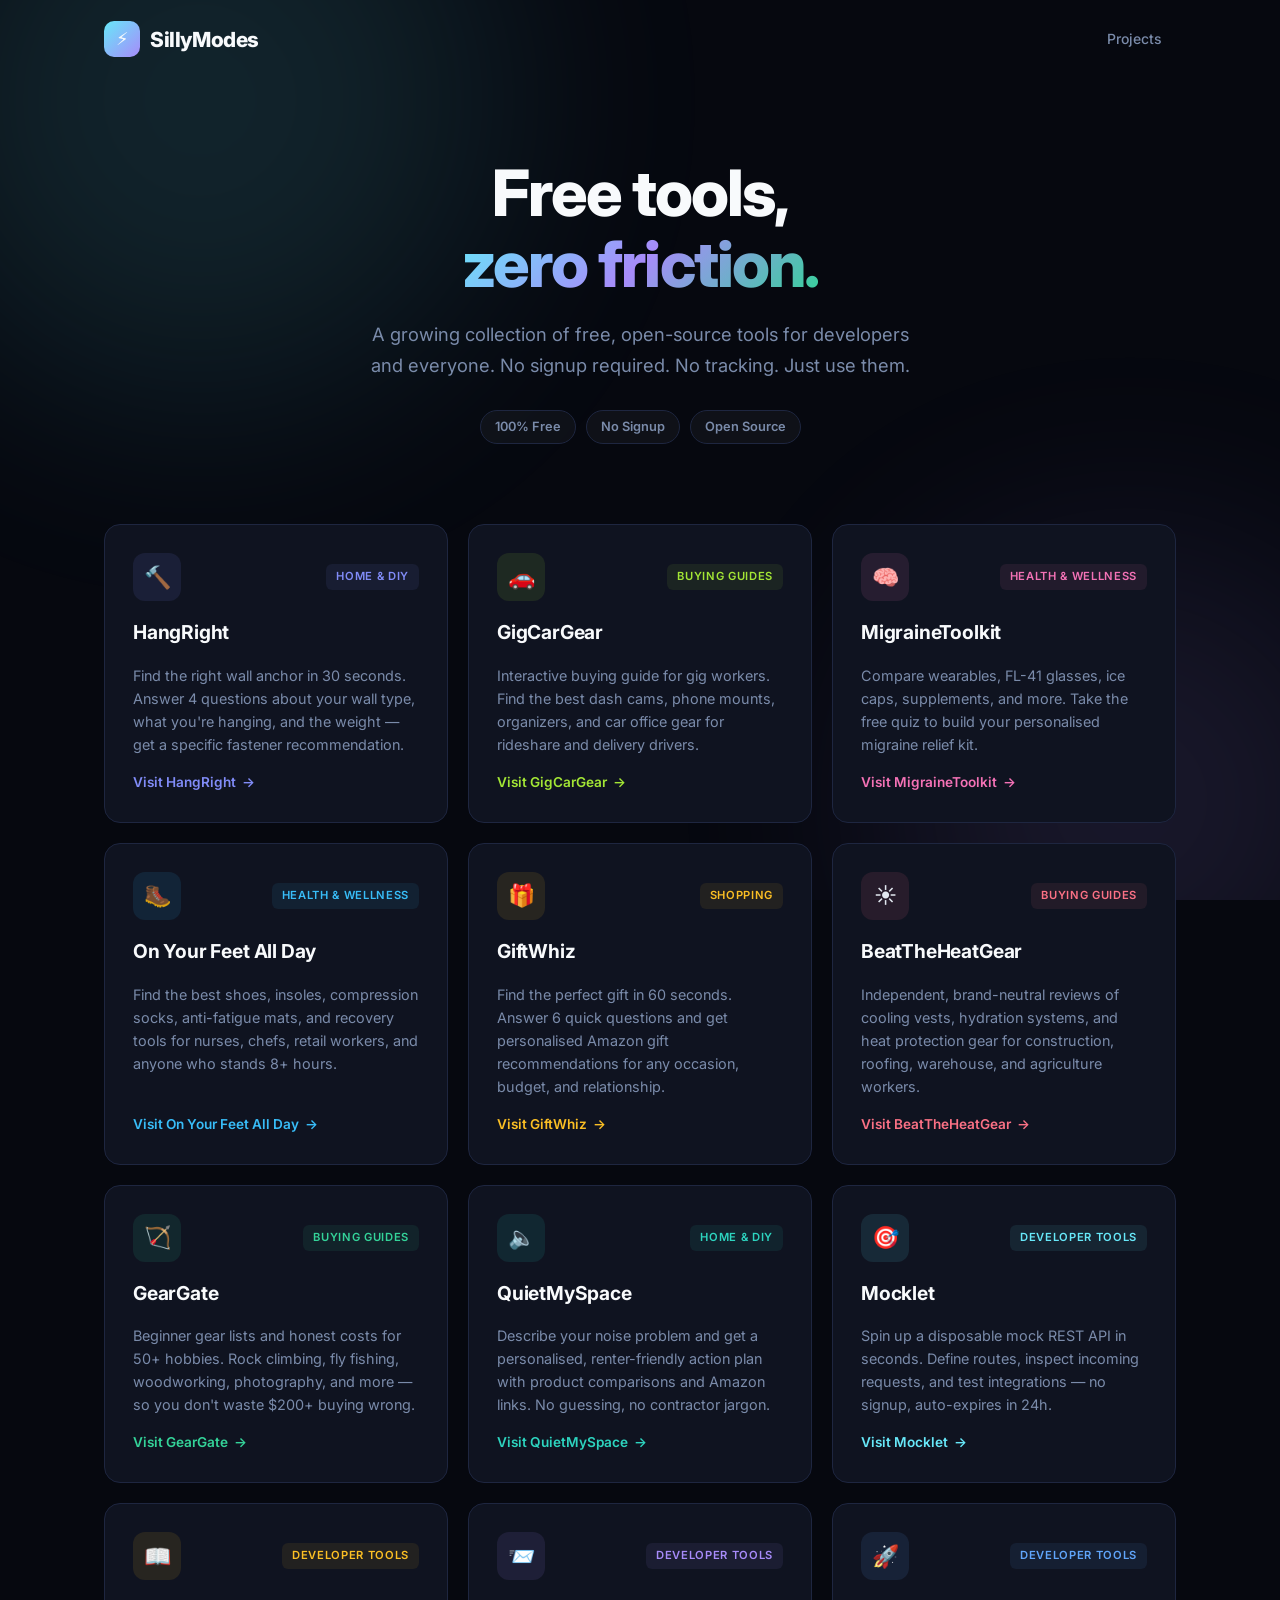
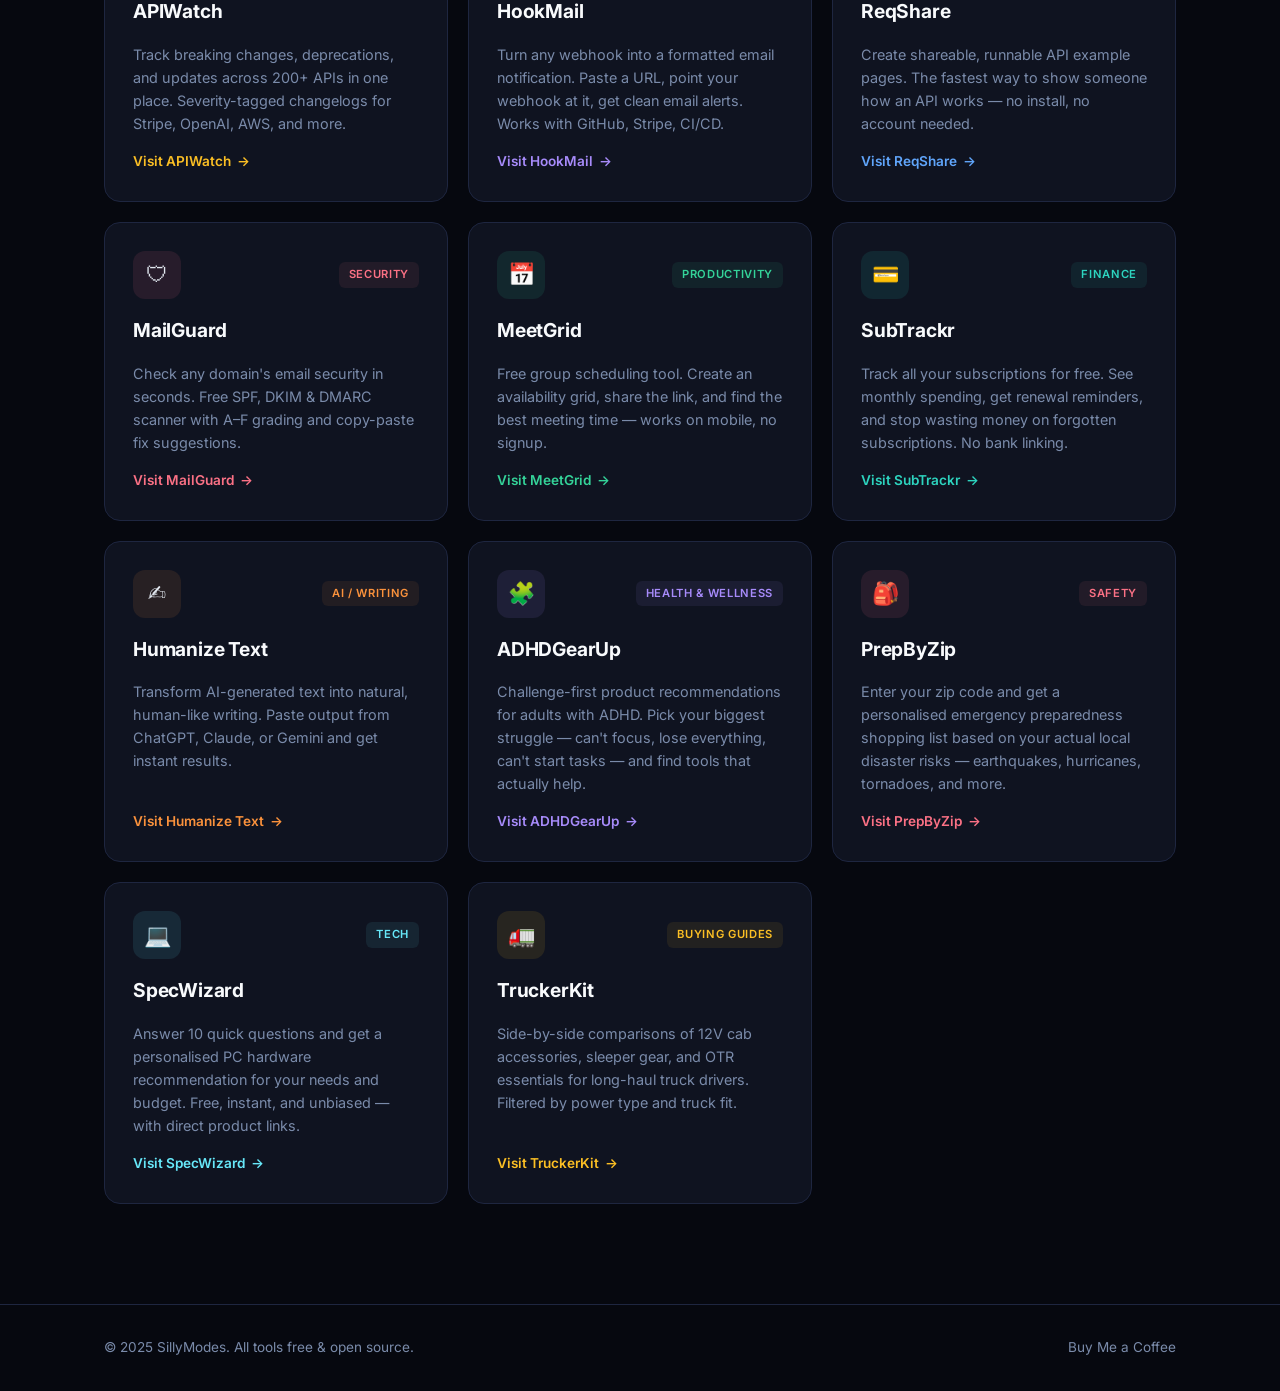
<file: index.html>
<!DOCTYPE html>
<html lang="en">
<head>
<meta charset="UTF-8">
<meta name="viewport" content="width=device-width, initial-scale=1.0">
<title>SillyModes — Free Developer Tools & Utilities</title>
<meta name="description" content="A collection of free, no-signup developer tools and utilities. Mock APIs, webhook relays, email security, scheduling, API tracking, and more.">
<meta name="keywords" content="free developer tools, mock API, webhook email, email security, API changelog, group scheduling, subscription tracker, AI humanizer, API examples, wall anchor tool, gig worker gear, migraine relief, standing all day, gift finder, gift ideas, ADHD tools, emergency preparedness, PC hardware guide, truck driver gear">
<link rel="canonical" href="https://sillymodes.github.io/">
<meta name="robots" content="index, follow">

<!-- Open Graph -->
<meta property="og:title" content="SillyModes — Free Developer Tools & Utilities">
<meta property="og:description" content="A collection of free, no-signup tools for developers. Mock APIs, webhook relays, email security, and more.">
<meta property="og:url" content="https://sillymodes.github.io/">
<meta property="og:type" content="website">
<meta property="og:site_name" content="SillyModes">

<!-- Twitter Card -->
<meta name="twitter:card" content="summary">
<meta name="twitter:title" content="SillyModes — Free Developer Tools & Utilities">
<meta name="twitter:description" content="Free, no-signup tools for developers. Mock APIs, webhooks, email security, scheduling, and more.">

<link rel="icon" type="image/svg+xml" href="data:image/svg+xml,%3Csvg xmlns='http://www.w3.org/2000/svg' viewBox='0 0 64 64'%3E%3Crect width='64' height='64' rx='14' fill='%230a0e1a'/%3E%3Ctext x='32' y='44' text-anchor='middle' font-size='34' fill='%2367e8f9'%3E%E2%9A%A1%3C/text%3E%3C/svg%3E">

<link rel="preconnect" href="https://fonts.googleapis.com">
<link rel="preconnect" href="https://fonts.gstatic.com" crossorigin>
<link href="https://fonts.googleapis.com/css2?family=Inter:wght@400;500;600;700;800&display=swap" rel="stylesheet" media="print" onload="this.media='all'">

<style>
*,*::before,*::after{box-sizing:border-box;margin:0;padding:0}

:root{
  --bg:#06080f;
  --bg-card:#0f1320;
  --bg-card-hover:#151b30;
  --border:#1e2640;
  --border-hover:#2d3a5c;
  --text:#e2e8f0;
  --text-dim:#7a8baa;
  --text-bright:#f8fafc;
  --accent:#67e8f9;
  --accent2:#a78bfa;
  --accent3:#34d399;
  --font:'Inter',system-ui,-apple-system,sans-serif;
  --radius:16px;
  --radius-sm:10px;
}

html{scroll-behavior:smooth}
body{
  font-family:var(--font);
  background:var(--bg);
  color:var(--text);
  line-height:1.6;
  min-height:100vh;
  overflow-x:hidden;
}

/* ===== BACKGROUND ===== */
.bg-glow{
  position:fixed;
  inset:0;
  z-index:0;
  pointer-events:none;
  overflow:hidden;
}
.bg-glow::before,.bg-glow::after{
  content:'';
  position:absolute;
  border-radius:50%;
  filter:blur(120px);
  opacity:.12;
}
.bg-glow::before{
  width:600px;height:600px;
  background:var(--accent);
  top:-200px;left:-100px;
}
.bg-glow::after{
  width:500px;height:500px;
  background:var(--accent2);
  bottom:-150px;right:-100px;
}

/* ===== LAYOUT ===== */
.container{
  max-width:1120px;
  margin:0 auto;
  padding:0 24px;
  position:relative;
  z-index:1;
}

/* ===== HEADER ===== */
header{
  padding:20px 0;
  position:relative;
  z-index:10;
}
.header-inner{
  display:flex;
  align-items:center;
  justify-content:space-between;
}
.logo{
  font-size:1.3rem;
  font-weight:800;
  color:var(--text-bright);
  text-decoration:none;
  letter-spacing:-.02em;
  display:flex;
  align-items:center;
  gap:10px;
}
.logo-icon{
  width:36px;height:36px;
  background:linear-gradient(135deg,var(--accent),var(--accent2));
  border-radius:10px;
  display:grid;
  place-items:center;
  font-size:18px;
  line-height:1;
}
.header-links{
  display:flex;
  align-items:center;
  gap:8px;
}
.header-links a{
  color:var(--text-dim);
  text-decoration:none;
  font-size:.875rem;
  font-weight:500;
  padding:8px 14px;
  border-radius:var(--radius-sm);
  transition:all .2s;
}
.header-links a:hover{
  color:var(--text-bright);
  background:rgba(255,255,255,.05);
}
.header-links .gh-link{
  display:flex;align-items:center;gap:6px;
}

/* ===== HERO ===== */
.hero{
  padding:80px 0 60px;
  text-align:center;
}
.hero h1{
  font-size:clamp(2.5rem,6vw,4rem);
  font-weight:800;
  letter-spacing:-.03em;
  line-height:1.1;
  color:var(--text-bright);
  margin-bottom:20px;
}
.hero h1 .gradient{
  background:linear-gradient(135deg,var(--accent),var(--accent2),var(--accent3));
  -webkit-background-clip:text;
  -webkit-text-fill-color:transparent;
  background-clip:text;
}
.hero p{
  font-size:1.15rem;
  color:var(--text-dim);
  max-width:560px;
  margin:0 auto;
  line-height:1.7;
}
.hero .badge-row{
  display:flex;
  justify-content:center;
  flex-wrap:wrap;
  gap:10px;
  margin-top:28px;
}
.hero .badge{
  font-size:.8rem;
  font-weight:600;
  padding:6px 14px;
  border-radius:20px;
  background:rgba(255,255,255,.04);
  border:1px solid var(--border);
  color:var(--text-dim);
}

/* ===== GRID ===== */
.projects{
  padding:20px 0 100px;
}
.grid{
  display:grid;
  grid-template-columns:repeat(auto-fill,minmax(320px,1fr));
  gap:20px;
}

/* ===== CARD ===== */
.card{
  background:var(--bg-card);
  border:1px solid var(--border);
  border-radius:var(--radius);
  padding:28px;
  text-decoration:none;
  color:inherit;
  display:flex;
  flex-direction:column;
  gap:16px;
  transition:all .25s cubic-bezier(.4,0,.2,1);
  position:relative;
  overflow:hidden;
}
.card::before{
  content:'';
  position:absolute;
  inset:0;
  border-radius:var(--radius);
  opacity:0;
  transition:opacity .3s;
  pointer-events:none;
}
.card:hover{
  background:var(--bg-card-hover);
  border-color:var(--border-hover);
  transform:translateY(-4px);
  box-shadow:0 20px 60px rgba(0,0,0,.3);
}
.card:hover::before{opacity:1}

.card-top{
  display:flex;
  align-items:center;
  justify-content:space-between;
}
.card-icon{
  width:48px;height:48px;
  border-radius:12px;
  display:grid;
  place-items:center;
  font-size:22px;
  flex-shrink:0;
}
.card-tag{
  font-size:.7rem;
  font-weight:600;
  text-transform:uppercase;
  letter-spacing:.06em;
  padding:4px 10px;
  border-radius:6px;
}
.card h3{
  font-size:1.2rem;
  font-weight:700;
  color:var(--text-bright);
  letter-spacing:-.01em;
}
.card .desc{
  font-size:.9rem;
  color:var(--text-dim);
  line-height:1.6;
  flex:1;
}
.card .visit{
  font-size:.85rem;
  font-weight:600;
  display:flex;
  align-items:center;
  gap:6px;
  transition:gap .2s;
}
.card:hover .visit{gap:10px}
.visit-arrow{transition:transform .2s}
.card:hover .visit-arrow{transform:translateX(2px)}

/* Card color themes */
.card[data-color="cyan"]{--c:103,232,249;--c-solid:#67e8f9}
.card[data-color="purple"]{--c:167,139,250;--c-solid:#a78bfa}
.card[data-color="green"]{--c:52,211,153;--c-solid:#34d399}
.card[data-color="amber"]{--c:251,191,36;--c-solid:#fbbf24}
.card[data-color="rose"]{--c:251,113,133;--c-solid:#fb7185}
.card[data-color="blue"]{--c:96,165,250;--c-solid:#60a5fa}
.card[data-color="orange"]{--c:251,146,60;--c-solid:#fb923c}
.card[data-color="teal"]{--c:45,212,191;--c-solid:#2dd4bf}
.card[data-color="indigo"]{--c:129,140,248;--c-solid:#818cf8}
.card[data-color="lime"]{--c:163,230,53;--c-solid:#a3e635}
.card[data-color="pink"]{--c:244,114,182;--c-solid:#f472b6}
.card[data-color="sky"]{--c:56,189,248;--c-solid:#38bdf8}

.card[data-color] .card-icon{background:rgba(var(--c),.1)}
.card[data-color] .card-tag{background:rgba(var(--c),.08);color:rgb(var(--c))}
.card[data-color] .visit{color:var(--c-solid)}
.card[data-color]::before{
  background:radial-gradient(circle at 30% 0%,rgba(var(--c),.06),transparent 60%);
}

/* ===== FOOTER ===== */
footer{
  border-top:1px solid var(--border);
  padding:32px 0;
  position:relative;
  z-index:1;
}
.footer-inner{
  display:flex;
  align-items:center;
  justify-content:space-between;
  flex-wrap:wrap;
  gap:16px;
}
.footer-inner span{
  font-size:.85rem;
  color:var(--text-dim);
}
.footer-links{
  display:flex;
  gap:20px;
}
.footer-links a{
  font-size:.85rem;
  color:var(--text-dim);
  text-decoration:none;
  transition:color .2s;
}
.footer-links a:hover{color:var(--text-bright)}

/* ===== RESPONSIVE ===== */
@media(max-width:700px){
  .hero{padding:50px 0 40px}
  .grid{grid-template-columns:1fr}
  .header-links .hide-sm{display:none}
}

/* ===== ANIMATION ===== */
@media(prefers-reduced-motion:no-preference){
  .card{
    opacity:0;
    transform:translateY(20px);
    animation:fadeUp .5s ease forwards;
  }
  .card:nth-child(1){animation-delay:.05s}
  .card:nth-child(2){animation-delay:.1s}
  .card:nth-child(3){animation-delay:.15s}
  .card:nth-child(4){animation-delay:.2s}
  .card:nth-child(5){animation-delay:.25s}
  .card:nth-child(6){animation-delay:.3s}
  .card:nth-child(7){animation-delay:.35s}
  .card:nth-child(8){animation-delay:.4s}
  .card:nth-child(9){animation-delay:.45s}
  .card:nth-child(10){animation-delay:.5s}
  .card:nth-child(11){animation-delay:.55s}
  .card:nth-child(12){animation-delay:.6s}
  .card:nth-child(13){animation-delay:.65s}
  .card:nth-child(14){animation-delay:.7s}
  .card:nth-child(15){animation-delay:.75s}
  .card:nth-child(16){animation-delay:.8s}
  .card:nth-child(17){animation-delay:.85s}
  .card:nth-child(18){animation-delay:.9s}
  .card:nth-child(19){animation-delay:.95s}
  .card:nth-child(20){animation-delay:1s}
  @keyframes fadeUp{
    to{opacity:1;transform:translateY(0)}
  }
}
</style>
</head>
<body>

<div class="bg-glow"></div>

<!-- Header -->
<header>
  <div class="container header-inner">
    <a href="/" class="logo">
      <span class="logo-icon">&#9889;</span>
      SillyModes
    </a>
    <nav class="header-links">
      <a href="#projects" class="hide-sm">Projects</a>
    </nav>
  </div>
</header>

<!-- Hero -->
<section class="hero">
  <div class="container">
    <h1>Free tools,<br><span class="gradient">zero friction.</span></h1>
    <p>A growing collection of free, open-source tools for developers and everyone. No signup required. No tracking. Just use them.</p>
    <div class="badge-row">
      <span class="badge">100% Free</span>
      <span class="badge">No Signup</span>
      <span class="badge">Open Source</span>
    </div>
  </div>
</section>

<!-- Projects Grid -->
<section class="projects" id="projects">
  <div class="container">
    <div class="grid">

      <!-- HangRight -->
      <a href="/hangright/" class="card" data-color="indigo" target="_blank" rel="noopener">
        <div class="card-top">
          <div class="card-icon">&#128296;</div>
          <span class="card-tag">Home &amp; DIY</span>
        </div>
        <h3>HangRight</h3>
        <p class="desc">Find the right wall anchor in 30 seconds. Answer 4 questions about your wall type, what you're hanging, and the weight &mdash; get a specific fastener recommendation.</p>
        <span class="visit">Visit HangRight <span class="visit-arrow">&rarr;</span></span>
      </a>

      <!-- GigCarGear -->
      <a href="/gigcargear/" class="card" data-color="lime" target="_blank" rel="noopener">
        <div class="card-top">
          <div class="card-icon">&#128663;</div>
          <span class="card-tag">Buying Guides</span>
        </div>
        <h3>GigCarGear</h3>
        <p class="desc">Interactive buying guide for gig workers. Find the best dash cams, phone mounts, organizers, and car office gear for rideshare and delivery drivers.</p>
        <span class="visit">Visit GigCarGear <span class="visit-arrow">&rarr;</span></span>
      </a>

      <!-- MigraineToolkit -->
      <a href="/migrainetoolkit/" class="card" data-color="pink" target="_blank" rel="noopener">
        <div class="card-top">
          <div class="card-icon">&#129504;</div>
          <span class="card-tag">Health &amp; Wellness</span>
        </div>
        <h3>MigraineToolkit</h3>
        <p class="desc">Compare wearables, FL-41 glasses, ice caps, supplements, and more. Take the free quiz to build your personalised migraine relief kit.</p>
        <span class="visit">Visit MigraineToolkit <span class="visit-arrow">&rarr;</span></span>
      </a>

      <!-- OnYourFeetAllDay -->
      <a href="/onyourfeetallday/" class="card" data-color="sky" target="_blank" rel="noopener">
        <div class="card-top">
          <div class="card-icon">&#129406;</div>
          <span class="card-tag">Health &amp; Wellness</span>
        </div>
        <h3>On Your Feet All Day</h3>
        <p class="desc">Find the best shoes, insoles, compression socks, anti-fatigue mats, and recovery tools for nurses, chefs, retail workers, and anyone who stands 8+ hours.</p>
        <span class="visit">Visit On Your Feet All Day <span class="visit-arrow">&rarr;</span></span>
      </a>

      <!-- GiftWhiz -->
      <a href="/giftwhiz/" class="card" data-color="amber" target="_blank" rel="noopener">
        <div class="card-top">
          <div class="card-icon">&#127873;</div>
          <span class="card-tag">Shopping</span>
        </div>
        <h3>GiftWhiz</h3>
        <p class="desc">Find the perfect gift in 60 seconds. Answer 6 quick questions and get personalised Amazon gift recommendations for any occasion, budget, and relationship.</p>
        <span class="visit">Visit GiftWhiz <span class="visit-arrow">&rarr;</span></span>
      </a>

      <!-- BeatTheHeatGear -->
      <a href="/beattheheatgear/" class="card" data-color="rose" target="_blank" rel="noopener">
        <div class="card-top">
          <div class="card-icon">&#9728;&#65039;</div>
          <span class="card-tag">Buying Guides</span>
        </div>
        <h3>BeatTheHeatGear</h3>
        <p class="desc">Independent, brand-neutral reviews of cooling vests, hydration systems, and heat protection gear for construction, roofing, warehouse, and agriculture workers.</p>
        <span class="visit">Visit BeatTheHeatGear <span class="visit-arrow">&rarr;</span></span>
      </a>

      <!-- GearGate -->
      <a href="/geargate/" class="card" data-color="green" target="_blank" rel="noopener">
        <div class="card-top">
          <div class="card-icon">&#127993;</div>
          <span class="card-tag">Buying Guides</span>
        </div>
        <h3>GearGate</h3>
        <p class="desc">Beginner gear lists and honest costs for 50+ hobbies. Rock climbing, fly fishing, woodworking, photography, and more &mdash; so you don't waste $200+ buying wrong.</p>
        <span class="visit">Visit GearGate <span class="visit-arrow">&rarr;</span></span>
      </a>

      <!-- QuietMySpace -->
      <a href="/quietmyspace/" class="card" data-color="teal" target="_blank" rel="noopener">
        <div class="card-top">
          <div class="card-icon">&#128264;</div>
          <span class="card-tag">Home &amp; DIY</span>
        </div>
        <h3>QuietMySpace</h3>
        <p class="desc">Describe your noise problem and get a personalised, renter-friendly action plan with product comparisons and Amazon links. No guessing, no contractor jargon.</p>
        <span class="visit">Visit QuietMySpace <span class="visit-arrow">&rarr;</span></span>
      </a>

      <!-- Mocklet -->
      <a href="/mocklet/" class="card" data-color="cyan" target="_blank" rel="noopener">
        <div class="card-top">
          <div class="card-icon">&#127919;</div>
          <span class="card-tag">Developer Tools</span>
        </div>
        <h3>Mocklet</h3>
        <p class="desc">Spin up a disposable mock REST API in seconds. Define routes, inspect incoming requests, and test integrations &mdash; no signup, auto-expires in 24h.</p>
        <span class="visit">Visit Mocklet <span class="visit-arrow">&rarr;</span></span>
      </a>

      <!-- APIWatch -->
      <a href="/apiwatch/" class="card" data-color="amber" target="_blank" rel="noopener">
        <div class="card-top">
          <div class="card-icon">&#128214;</div>
          <span class="card-tag">Developer Tools</span>
        </div>
        <h3>APIWatch</h3>
        <p class="desc">Track breaking changes, deprecations, and updates across 200+ APIs in one place. Severity-tagged changelogs for Stripe, OpenAI, AWS, and more.</p>
        <span class="visit">Visit APIWatch <span class="visit-arrow">&rarr;</span></span>
      </a>

      <!-- HookMail -->
      <a href="/hookmail/" class="card" data-color="purple" target="_blank" rel="noopener">
        <div class="card-top">
          <div class="card-icon">&#128232;</div>
          <span class="card-tag">Developer Tools</span>
        </div>
        <h3>HookMail</h3>
        <p class="desc">Turn any webhook into a formatted email notification. Paste a URL, point your webhook at it, get clean email alerts. Works with GitHub, Stripe, CI/CD.</p>
        <span class="visit">Visit HookMail <span class="visit-arrow">&rarr;</span></span>
      </a>

      <!-- ReqShare -->
      <a href="/reqshare/" class="card" data-color="blue" target="_blank" rel="noopener">
        <div class="card-top">
          <div class="card-icon">&#128640;</div>
          <span class="card-tag">Developer Tools</span>
        </div>
        <h3>ReqShare</h3>
        <p class="desc">Create shareable, runnable API example pages. The fastest way to show someone how an API works &mdash; no install, no account needed.</p>
        <span class="visit">Visit ReqShare <span class="visit-arrow">&rarr;</span></span>
      </a>

      <!-- MailGuard -->
      <a href="/mailguard/" class="card" data-color="rose" target="_blank" rel="noopener">
        <div class="card-top">
          <div class="card-icon">&#128737;</div>
          <span class="card-tag">Security</span>
        </div>
        <h3>MailGuard</h3>
        <p class="desc">Check any domain's email security in seconds. Free SPF, DKIM &amp; DMARC scanner with A&ndash;F grading and copy-paste fix suggestions.</p>
        <span class="visit">Visit MailGuard <span class="visit-arrow">&rarr;</span></span>
      </a>

      <!-- MeetGrid -->
      <a href="/meetgrid/" class="card" data-color="green" target="_blank" rel="noopener">
        <div class="card-top">
          <div class="card-icon">&#128197;</div>
          <span class="card-tag">Productivity</span>
        </div>
        <h3>MeetGrid</h3>
        <p class="desc">Free group scheduling tool. Create an availability grid, share the link, and find the best meeting time &mdash; works on mobile, no signup.</p>
        <span class="visit">Visit MeetGrid <span class="visit-arrow">&rarr;</span></span>
      </a>

      <!-- SubTrackr -->
      <a href="/subtrackr/" class="card" data-color="teal" target="_blank" rel="noopener">
        <div class="card-top">
          <div class="card-icon">&#128179;</div>
          <span class="card-tag">Finance</span>
        </div>
        <h3>SubTrackr</h3>
        <p class="desc">Track all your subscriptions for free. See monthly spending, get renewal reminders, and stop wasting money on forgotten subscriptions. No bank linking.</p>
        <span class="visit">Visit SubTrackr <span class="visit-arrow">&rarr;</span></span>
      </a>

      <!-- Humanize Text -->
      <a href="/humanize-text/" class="card" data-color="orange" target="_blank" rel="noopener">
        <div class="card-top">
          <div class="card-icon">&#9997;&#65039;</div>
          <span class="card-tag">AI / Writing</span>
        </div>
        <h3>Humanize Text</h3>
        <p class="desc">Transform AI-generated text into natural, human-like writing. Paste output from ChatGPT, Claude, or Gemini and get instant results.</p>
        <span class="visit">Visit Humanize Text <span class="visit-arrow">&rarr;</span></span>
      </a>

      <!-- ADHDGearUp -->
      <a href="/adhd-gear-up/" class="card" data-color="purple" target="_blank" rel="noopener">
        <div class="card-top">
          <div class="card-icon">&#129513;</div>
          <span class="card-tag">Health &amp; Wellness</span>
        </div>
        <h3>ADHDGearUp</h3>
        <p class="desc">Challenge-first product recommendations for adults with ADHD. Pick your biggest struggle &mdash; can't focus, lose everything, can't start tasks &mdash; and find tools that actually help.</p>
        <span class="visit">Visit ADHDGearUp <span class="visit-arrow">&rarr;</span></span>
      </a>

      <!-- PrepByZip -->
      <a href="/prepbyzip/" class="card" data-color="rose" target="_blank" rel="noopener">
        <div class="card-top">
          <div class="card-icon">&#127890;</div>
          <span class="card-tag">Safety</span>
        </div>
        <h3>PrepByZip</h3>
        <p class="desc">Enter your zip code and get a personalised emergency preparedness shopping list based on your actual local disaster risks &mdash; earthquakes, hurricanes, tornadoes, and more.</p>
        <span class="visit">Visit PrepByZip <span class="visit-arrow">&rarr;</span></span>
      </a>

      <!-- SpecWizard -->
      <a href="/specwizard/" class="card" data-color="cyan" target="_blank" rel="noopener">
        <div class="card-top">
          <div class="card-icon">&#128187;</div>
          <span class="card-tag">Tech</span>
        </div>
        <h3>SpecWizard</h3>
        <p class="desc">Answer 10 quick questions and get a personalised PC hardware recommendation for your needs and budget. Free, instant, and unbiased &mdash; with direct product links.</p>
        <span class="visit">Visit SpecWizard <span class="visit-arrow">&rarr;</span></span>
      </a>

      <!-- TruckerKit -->
      <a href="/truckerkit/" class="card" data-color="amber" target="_blank" rel="noopener">
        <div class="card-top">
          <div class="card-icon">&#128667;</div>
          <span class="card-tag">Buying Guides</span>
        </div>
        <h3>TruckerKit</h3>
        <p class="desc">Side-by-side comparisons of 12V cab accessories, sleeper gear, and OTR essentials for long-haul truck drivers. Filtered by power type and truck fit.</p>
        <span class="visit">Visit TruckerKit <span class="visit-arrow">&rarr;</span></span>
      </a>

    </div>
  </div>
</section>

<!-- Footer -->
<footer>
  <div class="container footer-inner">
    <span>&copy; 2025 SillyModes. All tools free &amp; open source.</span>
    <nav class="footer-links">
      <a href="https://buymeacoffee.com/timtian" target="_blank" rel="noopener">Buy Me a Coffee</a>
    </nav>
  </div>
</footer>

</body>
</html>
</file>
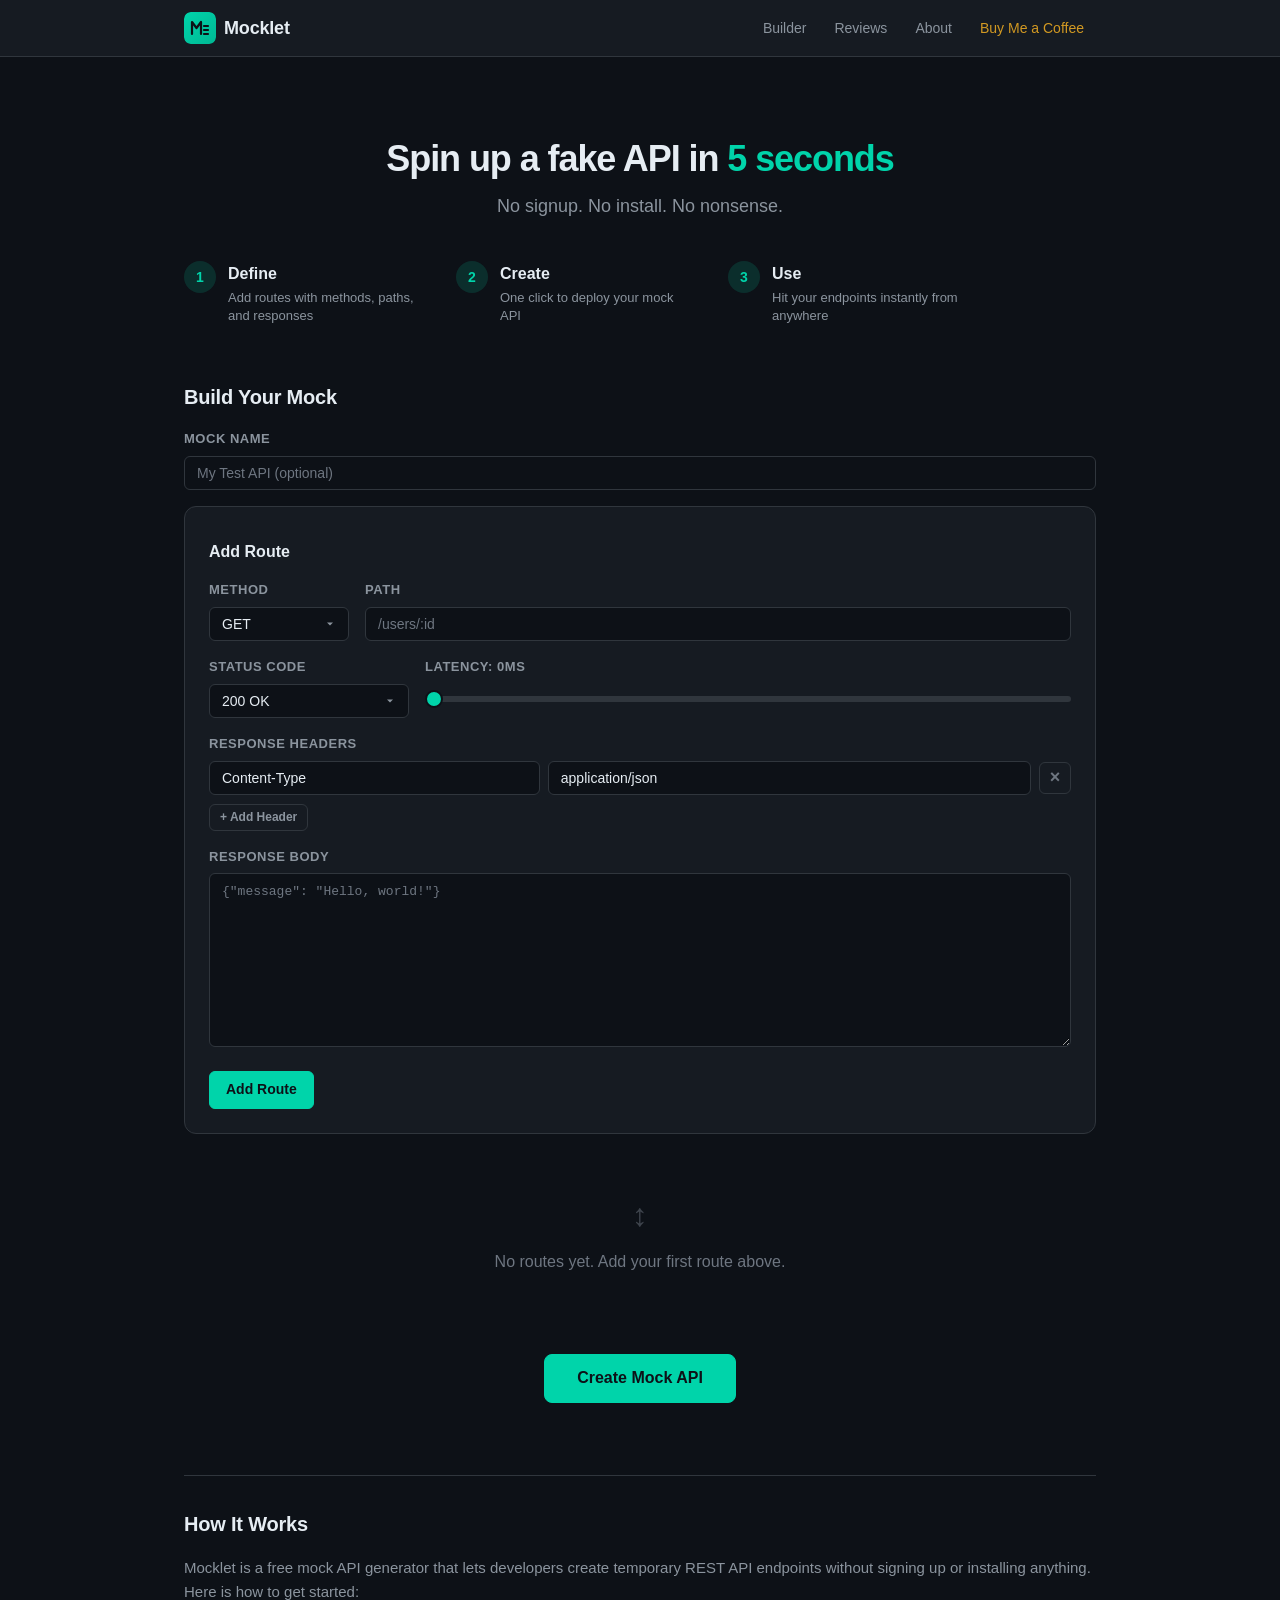
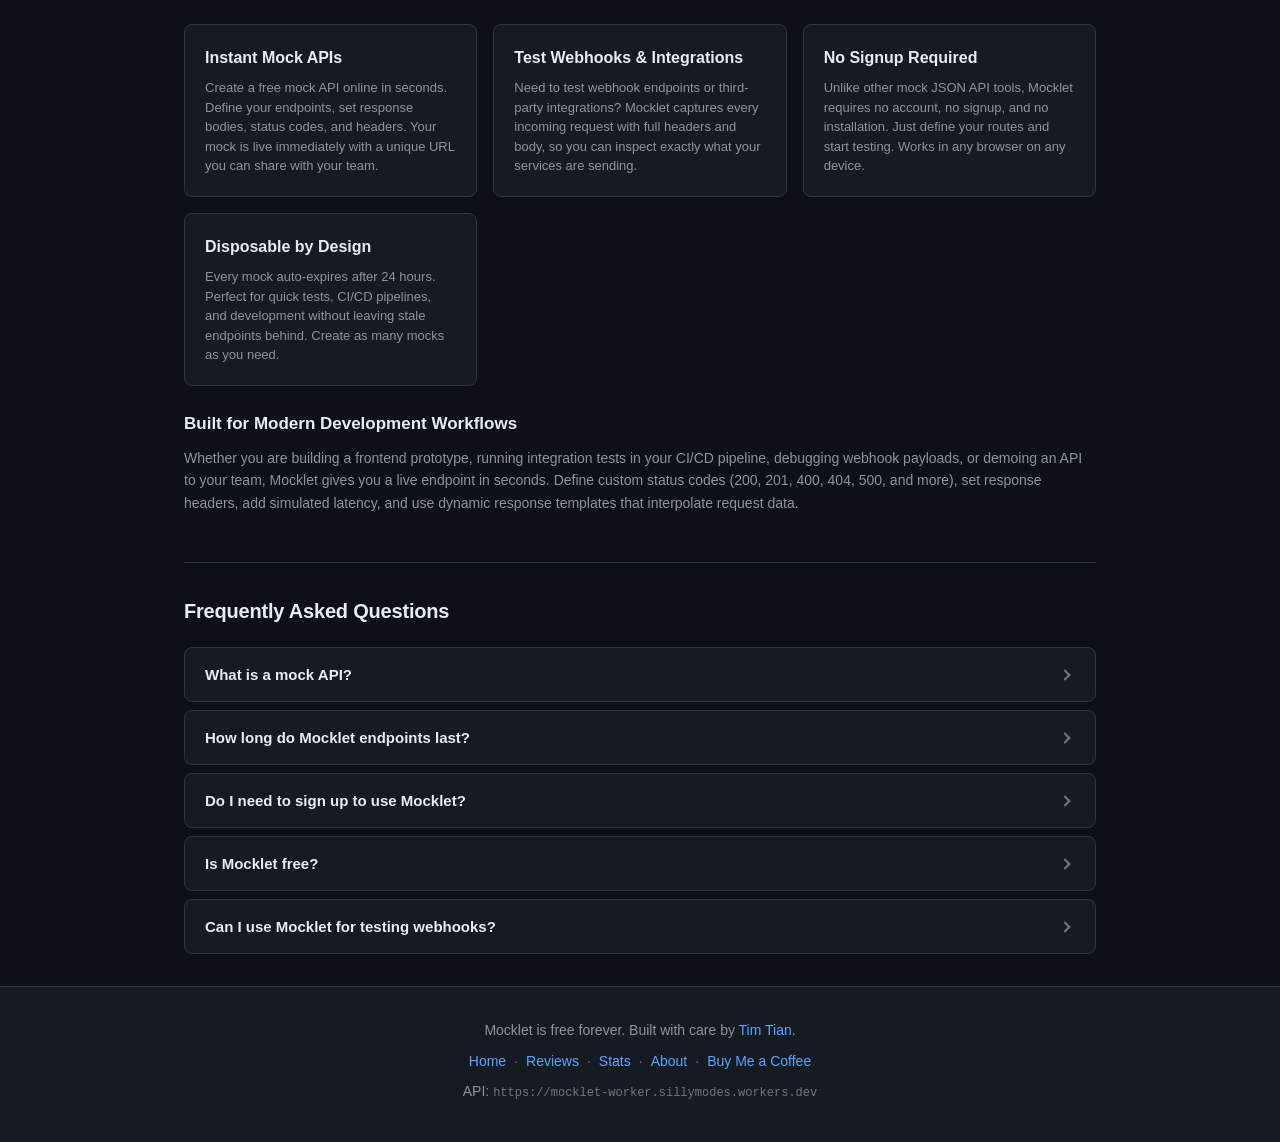
<file: mocklet/index.html>
<!DOCTYPE html>
<html lang="en">
<head>
  <meta charset="UTF-8">
  <meta name="viewport" content="width=device-width, initial-scale=1.0">

  <!-- Primary Meta Tags -->
  <title>Mocklet — Instant Disposable Mock APIs</title>
  <meta name="title" content="Mocklet — Instant Disposable Mock APIs">
  <meta name="description" content="Spin up a fake REST API in 5 seconds. Free mock API online — no signup, no install. Define routes, set responses, and test instantly. Perfect for frontend devs, webhook testing, and CI/CD.">
  <meta name="keywords" content="free mock api online, test webhook endpoint, fake rest api for testing, mock json api no signup, mock api generator, disposable api, test api endpoint, mock server free, api testing tool, fake api for development">
  <meta name="author" content="Tim Tian">
  <meta name="robots" content="index, follow">

  <!-- Theme Color for Mobile Browsers -->
  <meta name="theme-color" content="#0d1117">
  <meta name="msapplication-navbutton-color" content="#0d1117">
  <meta name="apple-mobile-web-app-status-bar-style" content="black-translucent">

  <!-- Open Graph / Facebook -->
  <meta property="og:type" content="website">
  <meta property="og:url" content="https://sillymodes.github.io/mocklet/">
  <meta property="og:title" content="Mocklet — Instant Disposable Mock APIs">
  <meta property="og:description" content="Spin up a fake REST API in 5 seconds. Free mock API online — no signup, no install. Define routes, set responses, and test instantly.">
  <meta property="og:site_name" content="Mocklet">

  <!-- Twitter -->
  <meta name="twitter:card" content="summary">
  <meta name="twitter:url" content="https://sillymodes.github.io/mocklet/">
  <meta name="twitter:title" content="Mocklet — Instant Disposable Mock APIs">
  <meta name="twitter:description" content="Spin up a fake REST API in 5 seconds. Free mock API online — no signup, no install. Define routes, set responses, and test instantly.">

  <!-- Canonical -->
  <link rel="canonical" href="https://sillymodes.github.io/mocklet/">

  <!-- Preconnect to Workers Domain -->
  <link rel="preconnect" href="https://mocklet-worker.sillymodes.workers.dev">
  <link rel="dns-prefetch" href="https://mocklet-worker.sillymodes.workers.dev">

  <!-- Favicon -->
  <link rel="icon" type="image/svg+xml" href="assets/logo.svg">

  <!-- Stylesheet -->
  <link rel="stylesheet" href="css/style.css">
</head>
<body>
  <div id="app-root"></div>

  <!-- Noscript Fallback for Crawlers and Users Without JS -->
  <noscript>
    <div style="max-width:720px;margin:2rem auto;padding:2rem;font-family:-apple-system,BlinkMacSystemFont,'Segoe UI',sans-serif;color:#e6edf3;background:#0d1117;">
      <h1>Mocklet — Instant Disposable Mock APIs</h1>
      <p>Spin up a fake REST API in 5 seconds. Free mock API online — no signup, no install. Define routes, set responses, and test instantly.</p>
      <h2>How It Works</h2>
      <ol>
        <li><strong>Define your routes</strong> — Specify HTTP methods, paths, response bodies, status codes, and headers.</li>
        <li><strong>Create your mock</strong> — One click deploys your mock API with a unique live URL.</li>
        <li><strong>Use it anywhere</strong> — Hit your endpoints from any HTTP client. Every request is logged.</li>
      </ol>
      <h2>Frequently Asked Questions</h2>
      <dl>
        <dt><strong>What is a mock API?</strong></dt>
        <dd>A mock API is a simulated API endpoint that returns predefined responses. Developers use mock APIs to test frontend code, prototype integrations, and validate workflows without relying on a real backend.</dd>
        <dt><strong>Is Mocklet free?</strong></dt>
        <dd>Yes, Mocklet is completely free. No credit card, no paid tiers, no hidden limits for normal usage.</dd>
        <dt><strong>Do I need to sign up?</strong></dt>
        <dd>No. Mocklet requires no account, no API key, and no installation. Just define your routes and start testing.</dd>
        <dt><strong>How long do endpoints last?</strong></dt>
        <dd>Every mock endpoint auto-expires after 24 hours. This keeps things clean and is perfect for quick tests and CI/CD pipelines.</dd>
        <dt><strong>Can I use Mocklet for testing webhooks?</strong></dt>
        <dd>Yes. Mocklet captures every incoming request with full headers and body, making it ideal for inspecting webhook payloads during development.</dd>
      </dl>
      <p>Please enable JavaScript to use the Mocklet route builder.</p>
    </div>
  </noscript>

  <!-- Structured Data: SoftwareApplication -->
  <script type="application/ld+json">
  {
    "@context": "https://schema.org",
    "@type": "SoftwareApplication",
    "name": "Mocklet",
    "url": "https://sillymodes.github.io/mocklet/",
    "description": "Spin up a fake REST API in 5 seconds. Free mock API online — no signup, no install. Define routes, set responses, and test instantly.",
    "applicationCategory": "DeveloperApplication",
    "operatingSystem": "Any",
    "offers": {
      "@type": "Offer",
      "price": "0",
      "priceCurrency": "USD"
    },
    "author": {
      "@type": "Person",
      "name": "Tim Tian"
    },
    "aggregateRating": {
      "@type": "AggregateRating",
      "ratingValue": "4.8",
      "ratingCount": "1",
      "bestRating": "5",
      "worstRating": "1"
    }
  }
  </script>

  <!-- Structured Data: FAQPage -->
  <script type="application/ld+json">
  {
    "@context": "https://schema.org",
    "@type": "FAQPage",
    "mainEntity": [
      {
        "@type": "Question",
        "name": "What is a mock API?",
        "acceptedAnswer": {
          "@type": "Answer",
          "text": "A mock API is a simulated API endpoint that returns predefined responses instead of connecting to a real backend. Developers use mock APIs to test frontend code, prototype integrations, simulate error scenarios, and validate workflows — all without needing a live server. Mocklet lets you create disposable mock REST APIs in seconds with no signup required."
        }
      },
      {
        "@type": "Question",
        "name": "How long do Mocklet endpoints last?",
        "acceptedAnswer": {
          "@type": "Answer",
          "text": "Every Mocklet endpoint auto-expires after 24 hours. This disposable design keeps things clean and is ideal for quick tests, CI/CD pipelines, and prototyping. You can create a new mock at any time — there is no limit on how many mocks you create over time."
        }
      },
      {
        "@type": "Question",
        "name": "Do I need to sign up to use Mocklet?",
        "acceptedAnswer": {
          "@type": "Answer",
          "text": "No. Mocklet requires no account, no API key, and no installation. Just open the website, define your routes, and click Create. Your mock API is live instantly with a unique URL you can use from any HTTP client."
        }
      },
      {
        "@type": "Question",
        "name": "Is Mocklet free?",
        "acceptedAnswer": {
          "@type": "Answer",
          "text": "Yes, Mocklet is completely free to use. There are no paid tiers, no credit card requirements, and no hidden fees. The service is sustained by optional donations via Buy Me a Coffee."
        }
      },
      {
        "@type": "Question",
        "name": "Can I use Mocklet for testing webhooks?",
        "acceptedAnswer": {
          "@type": "Answer",
          "text": "Yes. Mocklet captures every incoming request including full headers and request body, making it an excellent tool for inspecting webhook payloads during development. Set up a mock endpoint, point your webhook sender at it, and view all captured requests in the dashboard's request log."
        }
      }
    ]
  }
  </script>

  <!-- Structured Data: HowTo -->
  <script type="application/ld+json">
  {
    "@context": "https://schema.org",
    "@type": "HowTo",
    "name": "How to Create a Mock API with Mocklet",
    "description": "Create a free disposable mock REST API in three simple steps using Mocklet. No signup or installation required.",
    "totalTime": "PT30S",
    "step": [
      {
        "@type": "HowToStep",
        "position": 1,
        "name": "Define your routes",
        "text": "Open Mocklet and use the route builder to add API endpoints. Specify the HTTP method (GET, POST, PUT, DELETE), path, response body, status code, custom headers, and optional latency for each route.",
        "url": "https://sillymodes.github.io/mocklet/"
      },
      {
        "@type": "HowToStep",
        "position": 2,
        "name": "Create your mock",
        "text": "Click the 'Create Mock API' button. Mocklet instantly deploys your mock to Cloudflare's edge network and gives you a unique live URL. Save the deletion secret that is provided.",
        "url": "https://sillymodes.github.io/mocklet/"
      },
      {
        "@type": "HowToStep",
        "position": 3,
        "name": "Use your mock API",
        "text": "Send HTTP requests to your mock URL from any client — curl, Postman, your frontend app, or CI/CD pipeline. View all incoming requests in the Mocklet dashboard's live request log.",
        "url": "https://sillymodes.github.io/mocklet/"
      }
    ]
  }
  </script>

  <!-- Structured Data: BreadcrumbList -->
  <script type="application/ld+json">
  {
    "@context": "https://schema.org",
    "@type": "BreadcrumbList",
    "itemListElement": [
      {
        "@type": "ListItem",
        "position": 1,
        "name": "Home",
        "item": "https://sillymodes.github.io/mocklet/"
      },
      {
        "@type": "ListItem",
        "position": 2,
        "name": "About",
        "item": "https://sillymodes.github.io/mocklet/#/about"
      }
    ]
  }
  </script>

  <!-- App Entry Point -->
  <script type="module" src="js/app.js"></script>
</body>
</html>
</file>
<file: mocklet/css/style.css>
/* ═══════════════════════════════════════════════════════════════════
   Mocklet — style.css
   Dark-mode-first, developer-friendly design
   ═══════════════════════════════════════════════════════════════════ */

/* ── Reset & Base ─────────────────────────────────────────────────── */

*, *::before, *::after {
  margin: 0;
  padding: 0;
  box-sizing: border-box;
}

:root {
  /* Colors */
  --bg-primary: #0d1117;
  --bg-secondary: #161b22;
  --bg-tertiary: #1c2333;
  --bg-elevated: #21262d;
  --bg-hover: #292e36;
  --bg-input: #0d1117;

  --text-primary: #e6edf3;
  --text-secondary: #8b949e;
  --text-tertiary: #6e7681;
  --text-link: #58a6ff;

  --accent: #00d4aa;
  --accent-hover: #00eabb;
  --accent-muted: rgba(0, 212, 170, 0.15);

  --border: #30363d;
  --border-light: #21262d;

  --danger: #f85149;
  --danger-hover: #ff6b63;
  --danger-muted: rgba(248, 81, 73, 0.15);

  --warning: #d29922;
  --warning-muted: rgba(210, 153, 34, 0.15);

  --success: #3fb950;
  --info: #58a6ff;

  /* Typography */
  --font-sans: -apple-system, BlinkMacSystemFont, 'Segoe UI', 'Noto Sans', Helvetica, Arial, sans-serif;
  --font-mono: 'SF Mono', 'Fira Code', 'Fira Mono', 'JetBrains Mono', 'Cascadia Code', Menlo, Monaco, Consolas, monospace;

  /* Spacing */
  --radius-sm: 6px;
  --radius-md: 8px;
  --radius-lg: 12px;
  --radius-xl: 16px;

  /* Shadows */
  --shadow-sm: 0 1px 3px rgba(0, 0, 0, 0.3);
  --shadow-md: 0 4px 12px rgba(0, 0, 0, 0.4);
  --shadow-lg: 0 8px 24px rgba(0, 0, 0, 0.5);

  /* Transitions */
  --transition-fast: 150ms ease;
  --transition-base: 200ms ease;
}

html {
  font-size: 16px;
  -webkit-text-size-adjust: 100%;
}

body {
  font-family: var(--font-sans);
  background-color: var(--bg-primary);
  color: var(--text-primary);
  line-height: 1.6;
  min-height: 100vh;
  -webkit-font-smoothing: antialiased;
  -moz-osx-font-smoothing: grayscale;
}

a {
  color: var(--text-link);
  text-decoration: none;
  transition: color var(--transition-fast);
}

a:hover {
  color: var(--accent);
}

code, .code-font {
  font-family: var(--font-mono);
  font-size: 0.875em;
}

::selection {
  background: var(--accent-muted);
  color: var(--accent);
}

/* ── App Layout ───────────────────────────────────────────────────── */

#app-root {
  display: flex;
  flex-direction: column;
  min-height: 100vh;
}

.app-main {
  flex: 1;
  max-width: 960px;
  width: 100%;
  margin: 0 auto;
  padding: 2rem 1.5rem;
}

/* ── Header ───────────────────────────────────────────────────────── */

.app-header {
  background: var(--bg-secondary);
  border-bottom: 1px solid var(--border);
  position: sticky;
  top: 0;
  z-index: 100;
  backdrop-filter: blur(8px);
  -webkit-backdrop-filter: blur(8px);
}

.header-inner {
  max-width: 960px;
  margin: 0 auto;
  padding: 0 1.5rem;
  height: 56px;
  display: flex;
  align-items: center;
  justify-content: space-between;
}

.logo-link {
  display: flex;
  align-items: center;
  gap: 0.5rem;
  color: var(--text-primary);
  font-weight: 700;
  font-size: 1.125rem;
  letter-spacing: -0.01em;
}

.logo-link:hover {
  color: var(--accent);
}

.logo-img {
  border-radius: var(--radius-sm);
}

.header-nav {
  display: flex;
  align-items: center;
  gap: 0.25rem;
}

.nav-link {
  padding: 0.375rem 0.75rem;
  border-radius: var(--radius-sm);
  color: var(--text-secondary);
  font-size: 0.875rem;
  font-weight: 500;
  transition: all var(--transition-fast);
}

.nav-link:hover {
  color: var(--text-primary);
  background: var(--bg-hover);
}

.nav-coffee {
  color: var(--warning);
}

.nav-coffee:hover {
  color: var(--warning);
  background: var(--warning-muted);
}

/* ── Footer ───────────────────────────────────────────────────────── */

.app-footer {
  background: var(--bg-secondary);
  border-top: 1px solid var(--border);
  padding: 2rem 1.5rem;
  text-align: center;
}

.footer-inner {
  max-width: 960px;
  margin: 0 auto;
  color: var(--text-secondary);
  font-size: 0.875rem;
}

.footer-inner p {
  margin-bottom: 0.5rem;
}

.footer-links {
  display: flex;
  align-items: center;
  justify-content: center;
  gap: 0.5rem;
  flex-wrap: wrap;
}

.footer-sep {
  color: var(--text-tertiary);
}

.footer-api {
  margin-top: 0.5rem;
}

.footer-api code {
  color: var(--text-tertiary);
  font-size: 0.75rem;
}

/* ── Hero Section ─────────────────────────────────────────────────── */

.hero {
  text-align: center;
  padding: 3rem 0 2.5rem;
}

.hero-title {
  font-size: 2.25rem;
  font-weight: 800;
  line-height: 1.2;
  letter-spacing: -0.03em;
  margin-bottom: 0.75rem;
}

.hero-accent {
  color: var(--accent);
}

.hero-subtitle {
  font-size: 1.125rem;
  color: var(--text-secondary);
  margin-bottom: 2.5rem;
}

.hero-steps {
  display: flex;
  justify-content: flex-start;
  gap: 2rem;
  flex-wrap: wrap;
}

.step {
  display: flex;
  align-items: flex-start;
  gap: 0.75rem;
  max-width: 240px;
  text-align: left;
}

.step-number {
  flex-shrink: 0;
  width: 32px;
  height: 32px;
  display: flex;
  align-items: center;
  justify-content: center;
  border-radius: 50%;
  background: var(--accent-muted);
  color: var(--accent);
  font-weight: 700;
  font-size: 0.875rem;
}

.step-title {
  font-weight: 600;
  font-size: 1rem;
  margin-bottom: 0.125rem;
}

.step-desc {
  font-size: 0.8125rem;
  color: var(--text-secondary);
  line-height: 1.4;
}

/* ── Section Titles ───────────────────────────────────────────────── */

.section-title {
  font-size: 1.25rem;
  font-weight: 700;
  margin-bottom: 1rem;
  letter-spacing: -0.01em;
}

/* ── Builder Section ──────────────────────────────────────────────── */

.builder-section {
  margin-top: 1rem;
}

/* ── Form Elements ────────────────────────────────────────────────── */

.form-group {
  margin-bottom: 1rem;
}

.form-label {
  display: block;
  font-size: 0.8125rem;
  font-weight: 600;
  color: var(--text-secondary);
  margin-bottom: 0.375rem;
  text-transform: uppercase;
  letter-spacing: 0.04em;
}

.form-input,
.form-select,
.form-textarea {
  width: 100%;
  padding: 0.5rem 0.75rem;
  background: var(--bg-input);
  border: 1px solid var(--border);
  border-radius: var(--radius-sm);
  color: var(--text-primary);
  font-family: var(--font-sans);
  font-size: 0.875rem;
  transition: border-color var(--transition-fast), box-shadow var(--transition-fast);
  outline: none;
}

.form-input:focus,
.form-select:focus,
.form-textarea:focus {
  border-color: var(--accent);
  box-shadow: 0 0 0 3px var(--accent-muted);
}

.form-input::placeholder,
.form-textarea::placeholder {
  color: var(--text-tertiary);
}

.form-select {
  cursor: pointer;
  appearance: none;
  -webkit-appearance: none;
  background-image: url("data:image/svg+xml,%3Csvg xmlns='http://www.w3.org/2000/svg' width='12' height='12' viewBox='0 0 12 12'%3E%3Cpath fill='%238b949e' d='M3 4.5L6 7.5L9 4.5'/%3E%3C/svg%3E");
  background-repeat: no-repeat;
  background-position: right 0.75rem center;
  padding-right: 2rem;
}

.form-textarea {
  resize: vertical;
  min-height: 120px;
  line-height: 1.5;
}

.form-textarea.code-font {
  font-family: var(--font-mono);
  font-size: 0.8125rem;
  tab-size: 2;
}

.form-range {
  width: 100%;
  height: 6px;
  appearance: none;
  -webkit-appearance: none;
  background: var(--border);
  border-radius: 3px;
  outline: none;
  margin-top: 0.5rem;
}

.form-range::-webkit-slider-thumb {
  appearance: none;
  -webkit-appearance: none;
  width: 18px;
  height: 18px;
  border-radius: 50%;
  background: var(--accent);
  cursor: pointer;
  border: 2px solid var(--bg-primary);
  transition: transform var(--transition-fast);
}

.form-range::-webkit-slider-thumb:hover {
  transform: scale(1.15);
}

.form-range::-moz-range-thumb {
  width: 18px;
  height: 18px;
  border-radius: 50%;
  background: var(--accent);
  cursor: pointer;
  border: 2px solid var(--bg-primary);
}

.form-row {
  display: flex;
  gap: 1rem;
}

.form-group-method {
  flex: 0 0 140px;
}

.form-group-path {
  flex: 1;
}

.form-group-status {
  flex: 0 0 200px;
}

.form-group-latency {
  flex: 1;
}

.status-input-wrapper {
  display: flex;
  gap: 0.5rem;
}

.status-input-wrapper .form-select {
  flex: 1;
}

.status-input-wrapper .form-input {
  width: 80px;
  flex-shrink: 0;
}

.form-section-title {
  font-size: 1rem;
  font-weight: 600;
  margin-bottom: 1rem;
  padding-top: 0.5rem;
  color: var(--text-primary);
}

.form-actions {
  display: flex;
  gap: 0.75rem;
  margin-top: 0.5rem;
}

/* ── Route Form Card ──────────────────────────────────────────────── */

.route-form {
  background: var(--bg-secondary);
  border: 1px solid var(--border);
  border-radius: var(--radius-lg);
  padding: 1.5rem;
  margin-bottom: 1.5rem;
}

/* ── Headers Editor ───────────────────────────────────────────────── */

.headers-container {
  display: flex;
  flex-direction: column;
  gap: 0.5rem;
  margin-bottom: 0.5rem;
}

.header-row {
  display: flex;
  gap: 0.5rem;
  align-items: center;
}

.header-row .form-input {
  flex: 1;
}

.header-row .header-key {
  flex: 0.4;
}

.header-row .header-value {
  flex: 0.6;
}

/* ── Buttons ──────────────────────────────────────────────────────── */

.btn {
  display: inline-flex;
  align-items: center;
  justify-content: center;
  gap: 0.375rem;
  padding: 0.5rem 1rem;
  border: 1px solid transparent;
  border-radius: var(--radius-sm);
  font-family: var(--font-sans);
  font-size: 0.875rem;
  font-weight: 600;
  cursor: pointer;
  transition: all var(--transition-fast);
  outline: none;
  text-decoration: none;
  white-space: nowrap;
  line-height: 1.4;
}

.btn:focus-visible {
  box-shadow: 0 0 0 3px var(--accent-muted);
}

.btn:disabled {
  opacity: 0.5;
  cursor: not-allowed;
}

.btn-primary {
  background: var(--accent);
  color: #0d1117;
  border-color: var(--accent);
}

.btn-primary:hover:not(:disabled) {
  background: var(--accent-hover);
  border-color: var(--accent-hover);
}

.btn-ghost {
  background: transparent;
  color: var(--text-secondary);
  border-color: var(--border);
}

.btn-ghost:hover:not(:disabled) {
  color: var(--text-primary);
  background: var(--bg-hover);
  border-color: var(--text-tertiary);
}

.btn-danger {
  background: var(--danger);
  color: #fff;
  border-color: var(--danger);
}

.btn-danger:hover:not(:disabled) {
  background: var(--danger-hover);
  border-color: var(--danger-hover);
}

.btn-small {
  padding: 0.25rem 0.625rem;
  font-size: 0.75rem;
}

.btn-large {
  padding: 0.75rem 2rem;
  font-size: 1rem;
  border-radius: var(--radius-md);
}

.btn-icon {
  width: 32px;
  height: 32px;
  padding: 0;
  font-size: 1.125rem;
  border-radius: var(--radius-sm);
  flex-shrink: 0;
  background: transparent;
  color: var(--text-tertiary);
  border-color: var(--border);
}

.btn-icon:hover:not(:disabled) {
  color: var(--danger);
  background: var(--danger-muted);
  border-color: var(--danger);
}

.btn-danger-text {
  color: var(--danger);
}

.btn-danger-text:hover:not(:disabled) {
  background: var(--danger-muted);
  border-color: var(--danger);
}

.btn-coffee {
  background: #ffdd00;
  color: #0d0d0d;
  border-color: #ffdd00;
  font-weight: 700;
}

.btn-coffee:hover:not(:disabled) {
  background: #ffe640;
  border-color: #ffe640;
}

/* ── Route Cards (Builder) ────────────────────────────────────────── */

.route-list {
  margin-bottom: 1.5rem;
}

.route-list-header {
  margin-bottom: 0.75rem;
}

.route-list-header h3 {
  font-size: 1rem;
  font-weight: 600;
  color: var(--text-secondary);
}

.route-card {
  background: var(--bg-secondary);
  border: 1px solid var(--border);
  border-radius: var(--radius-md);
  padding: 0.875rem 1rem;
  margin-bottom: 0.5rem;
  transition: border-color var(--transition-fast);
}

.route-card:hover {
  border-color: var(--text-tertiary);
}

.route-card-main {
  display: flex;
  align-items: center;
  gap: 0.625rem;
  flex-wrap: wrap;
}

.route-body-preview {
  margin-top: 0.5rem;
  padding: 0.375rem 0.625rem;
  background: var(--bg-tertiary);
  border-radius: var(--radius-sm);
  font-size: 0.75rem;
  color: var(--text-secondary);
  overflow: hidden;
  text-overflow: ellipsis;
  white-space: nowrap;
  max-width: 100%;
}

.route-card-actions {
  display: flex;
  gap: 0.375rem;
  margin-top: 0.625rem;
}

/* ── Method Badge ─────────────────────────────────────────────────── */

.method-badge {
  display: inline-flex;
  align-items: center;
  justify-content: center;
  min-width: 52px;
  padding: 0.125rem 0.5rem;
  border-radius: var(--radius-sm);
  font-size: 0.6875rem;
  font-weight: 700;
  font-family: var(--font-mono);
  color: #fff;
  text-transform: uppercase;
  letter-spacing: 0.02em;
  flex-shrink: 0;
}

.method-badge-small {
  min-width: 40px;
  padding: 0.0625rem 0.375rem;
  font-size: 0.625rem;
}

.route-path {
  color: var(--text-primary);
  font-weight: 500;
}

.route-status {
  font-size: 0.75rem;
  color: var(--text-tertiary);
  font-weight: 500;
  padding: 0.125rem 0.375rem;
  background: var(--bg-tertiary);
  border-radius: var(--radius-sm);
}

.route-delay {
  font-size: 0.6875rem;
  color: var(--warning);
  font-weight: 500;
}

/* ── Create Section ───────────────────────────────────────────────── */

.create-section {
  text-align: center;
  padding: 1.5rem 0;
}

/* ── Empty State ──────────────────────────────────────────────────── */

.empty-state {
  text-align: center;
  padding: 2rem 1rem;
  color: var(--text-tertiary);
}

.empty-icon {
  font-size: 2rem;
  margin-bottom: 0.5rem;
  opacity: 0.5;
}

/* ── Loading State ────────────────────────────────────────────────── */

.loading-state {
  text-align: center;
  padding: 4rem 1rem;
  color: var(--text-secondary);
}

.spinner {
  width: 32px;
  height: 32px;
  border: 3px solid var(--border);
  border-top-color: var(--accent);
  border-radius: 50%;
  animation: spin 0.8s linear infinite;
  margin: 0 auto 1rem;
}

@keyframes spin {
  to { transform: rotate(360deg); }
}

/* ── Error State ──────────────────────────────────────────────────── */

.error-state {
  text-align: center;
  padding: 4rem 1rem;
}

.error-state h2 {
  font-size: 1.5rem;
  margin-bottom: 0.75rem;
}

.error-state p {
  color: var(--text-secondary);
  margin-bottom: 1.5rem;
}

/* ── Dashboard ────────────────────────────────────────────────────── */

.dash-info {
  margin-bottom: 2rem;
}

.dash-info-header {
  display: flex;
  align-items: baseline;
  gap: 1rem;
  margin-bottom: 1.25rem;
  flex-wrap: wrap;
}

.dash-title {
  font-size: 1.5rem;
  font-weight: 800;
  letter-spacing: -0.02em;
}

.dash-id {
  color: var(--text-tertiary);
  font-size: 0.8125rem;
}

.dash-stats {
  display: grid;
  grid-template-columns: repeat(auto-fit, minmax(180px, 1fr));
  gap: 0.75rem;
}

.stat-card {
  background: var(--bg-secondary);
  border: 1px solid var(--border);
  border-radius: var(--radius-md);
  padding: 1rem;
}

.stat-label {
  font-size: 0.6875rem;
  font-weight: 600;
  color: var(--text-tertiary);
  text-transform: uppercase;
  letter-spacing: 0.05em;
  margin-bottom: 0.375rem;
}

.stat-value {
  font-size: 1.25rem;
  font-weight: 700;
  color: var(--text-primary);
}

.stat-value.expiring {
  color: var(--danger);
}

.stat-url-code {
  font-size: 0.6875rem;
  word-break: break-all;
  color: var(--accent);
}

/* ── Copy Field ───────────────────────────────────────────────────── */

.copy-field {
  display: flex;
  align-items: center;
  gap: 0.5rem;
  background: var(--bg-tertiary);
  border: 1px solid var(--border);
  border-radius: var(--radius-sm);
  padding: 0.5rem 0.75rem;
}

.copy-field code {
  flex: 1;
  word-break: break-all;
  color: var(--accent);
  font-size: 0.8125rem;
}

.copy-field.compact {
  padding: 0.375rem 0.5rem;
}

.copy-field.compact code {
  font-size: 0.6875rem;
}

/* ── Routes Table (Dashboard) ─────────────────────────────────────── */

.dash-routes {
  margin-bottom: 2rem;
}

.routes-table {
  display: flex;
  flex-direction: column;
  gap: 0.5rem;
}

.route-row {
  background: var(--bg-secondary);
  border: 1px solid var(--border);
  border-radius: var(--radius-md);
  padding: 0.75rem 1rem;
  display: flex;
  align-items: center;
  justify-content: space-between;
  flex-wrap: wrap;
  gap: 0.5rem;
}

.route-row-info {
  display: flex;
  align-items: center;
  gap: 0.625rem;
  flex-wrap: wrap;
}

.route-row-actions {
  display: flex;
  gap: 0.375rem;
}

/* ── Log Table ────────────────────────────────────────────────────── */

.dash-logs {
  margin-bottom: 2rem;
}

.logs-header {
  display: flex;
  align-items: center;
  justify-content: space-between;
  margin-bottom: 1rem;
  flex-wrap: wrap;
  gap: 0.75rem;
}

.logs-header .section-title {
  margin-bottom: 0;
}

.logs-controls {
  display: flex;
  align-items: center;
  gap: 0.75rem;
}

.logs-container {
  overflow-x: auto;
}

.log-table {
  width: 100%;
  border-collapse: collapse;
  font-size: 0.8125rem;
}

.log-table th {
  text-align: left;
  padding: 0.625rem 0.75rem;
  border-bottom: 2px solid var(--border);
  color: var(--text-tertiary);
  font-weight: 600;
  font-size: 0.6875rem;
  text-transform: uppercase;
  letter-spacing: 0.05em;
  white-space: nowrap;
}

.log-table td {
  padding: 0.5rem 0.75rem;
  border-bottom: 1px solid var(--border-light);
  vertical-align: top;
}

.log-table tr:hover td {
  background: var(--bg-secondary);
}

.log-time {
  color: var(--text-tertiary);
  white-space: nowrap;
  font-size: 0.75rem;
}

.log-path {
  font-size: 0.75rem;
}

.log-status {
  font-weight: 600;
  font-size: 0.75rem;
}

.log-body-preview {
  cursor: pointer;
  color: var(--text-secondary);
  font-size: 0.6875rem;
  transition: color var(--transition-fast);
  word-break: break-all;
}

.log-body-preview:hover {
  color: var(--text-primary);
}

.log-body-preview.expanded {
  white-space: pre-wrap;
  color: var(--text-primary);
  background: var(--bg-tertiary);
  padding: 0.375rem 0.5rem;
  border-radius: var(--radius-sm);
  display: block;
  margin-top: 0.25rem;
}

.log-empty {
  color: var(--text-tertiary);
}

/* ── Toggle Switch ────────────────────────────────────────────────── */

.toggle-label {
  display: inline-flex;
  align-items: center;
  gap: 0.5rem;
  cursor: pointer;
  font-size: 0.8125rem;
  color: var(--text-secondary);
  user-select: none;
}

.toggle-input {
  position: absolute;
  opacity: 0;
  width: 0;
  height: 0;
}

.toggle-slider {
  position: relative;
  display: inline-block;
  width: 36px;
  height: 20px;
  background: var(--border);
  border-radius: 10px;
  transition: background var(--transition-base);
}

.toggle-slider::after {
  content: '';
  position: absolute;
  top: 2px;
  left: 2px;
  width: 16px;
  height: 16px;
  background: var(--text-secondary);
  border-radius: 50%;
  transition: transform var(--transition-base), background var(--transition-base);
}

.toggle-input:checked + .toggle-slider {
  background: var(--accent-muted);
}

.toggle-input:checked + .toggle-slider::after {
  transform: translateX(16px);
  background: var(--accent);
}

.toggle-input:focus-visible + .toggle-slider {
  box-shadow: 0 0 0 3px var(--accent-muted);
}

/* ── Share Section ────────────────────────────────────────────────── */

.dash-share {
  margin-bottom: 2rem;
}

.share-desc {
  color: var(--text-secondary);
  font-size: 0.875rem;
  margin-bottom: 0.75rem;
}

/* ── Delete Section ───────────────────────────────────────────────── */

.dash-delete {
  margin-bottom: 2rem;
  padding: 1.25rem;
  border: 1px solid var(--danger);
  border-radius: var(--radius-lg);
  background: var(--danger-muted);
}

.dash-delete .section-title {
  color: var(--danger);
  margin-bottom: 0.5rem;
}

.delete-desc {
  color: var(--text-secondary);
  font-size: 0.875rem;
  margin-bottom: 1rem;
}

/* ── Modal ────────────────────────────────────────────────────────── */

.modal-overlay {
  position: fixed;
  inset: 0;
  background: rgba(0, 0, 0, 0.7);
  display: flex;
  align-items: center;
  justify-content: center;
  z-index: 1000;
  padding: 1rem;
  animation: fadeIn 200ms ease;
}

@keyframes fadeIn {
  from { opacity: 0; }
  to { opacity: 1; }
}

.modal {
  background: var(--bg-secondary);
  border: 1px solid var(--border);
  border-radius: var(--radius-xl);
  max-width: 520px;
  width: 100%;
  box-shadow: var(--shadow-lg);
  animation: slideUp 250ms ease;
}

.modal-small {
  max-width: 420px;
}

@keyframes slideUp {
  from {
    opacity: 0;
    transform: translateY(20px);
  }
  to {
    opacity: 1;
    transform: translateY(0);
  }
}

.modal-header {
  padding: 1.25rem 1.5rem 0;
}

.modal-header h2 {
  font-size: 1.25rem;
  font-weight: 700;
}

.modal-body {
  padding: 1rem 1.5rem;
}

.modal-success {
  color: var(--success);
  font-weight: 600;
  margin-bottom: 1rem;
}

.modal-field {
  margin-bottom: 1rem;
}

.modal-warning {
  background: var(--warning-muted);
  border: 1px solid var(--warning);
  border-radius: var(--radius-md);
  padding: 0.875rem;
}

.warning-text {
  font-size: 0.8125rem;
  color: var(--warning);
  margin-bottom: 0.625rem;
  font-weight: 500;
}

.secret-text {
  user-select: all;
}

.coffee-note {
  margin-top: 1.25rem;
  font-size: 0.875rem;
  color: var(--text-secondary);
  padding-top: 1rem;
  border-top: 1px solid var(--border);
}

.modal-footer {
  padding: 0 1.5rem 1.25rem;
  display: flex;
  gap: 0.75rem;
  justify-content: flex-end;
}

/* ── About Page ───────────────────────────────────────────────────── */

.about-page {
  max-width: 680px;
  margin: 0 auto;
}

.about-page h1 {
  font-size: 2rem;
  font-weight: 800;
  margin-bottom: 1rem;
  letter-spacing: -0.02em;
}

.about-page h2 {
  font-size: 1.25rem;
  font-weight: 700;
  margin-top: 2rem;
  margin-bottom: 0.75rem;
}

.about-lead {
  font-size: 1.125rem;
  color: var(--text-secondary);
  margin-bottom: 1.5rem;
  line-height: 1.5;
}

.about-steps,
.about-features,
.about-limits {
  padding-left: 1.5rem;
  margin-bottom: 1rem;
}

.about-steps li,
.about-features li,
.about-limits li {
  margin-bottom: 0.625rem;
  color: var(--text-secondary);
  line-height: 1.5;
}

.about-steps strong,
.about-features strong {
  color: var(--text-primary);
}

.about-coffee {
  margin-top: 2.5rem;
  padding: 1.5rem;
  background: var(--bg-secondary);
  border: 1px solid var(--border);
  border-radius: var(--radius-lg);
  text-align: center;
}

.about-coffee h2 {
  margin-top: 0;
}

.about-coffee p {
  color: var(--text-secondary);
  margin-bottom: 1rem;
}

/* ── Reviews Page ────────────────────────────────────────────────── */

.reviews-page {
  max-width: 720px;
  margin: 0 auto;
}

.reviews-page-title {
  font-size: 2rem;
  font-weight: 800;
  margin-bottom: 1.5rem;
  letter-spacing: -0.02em;
}

/* Aggregate Section */
.reviews-aggregate {
  display: flex;
  gap: 2.5rem;
  align-items: flex-start;
  background: var(--bg-secondary);
  border: 1px solid var(--border);
  border-radius: var(--radius-lg);
  padding: 1.75rem;
  margin-bottom: 2rem;
}

.reviews-summary {
  display: flex;
  flex-direction: column;
  align-items: center;
  min-width: 140px;
  text-align: center;
}

.reviews-avg-number {
  font-size: 3rem;
  font-weight: 800;
  line-height: 1;
  color: var(--text-primary);
  margin-bottom: 0.375rem;
  letter-spacing: -0.03em;
}

.stars-static {
  display: flex;
  gap: 0.125rem;
  margin-bottom: 0.5rem;
}

.star-icon {
  font-size: 1.375rem;
  line-height: 1;
}

.star-icon.star-filled {
  color: var(--accent);
}

.star-icon.star-empty {
  color: var(--text-tertiary);
}

.reviews-total {
  font-size: 0.8125rem;
  color: var(--text-secondary);
}

/* Star distribution bars */
.reviews-distribution {
  flex: 1;
  display: flex;
  flex-direction: column;
  gap: 0.375rem;
}

.dist-row {
  display: flex;
  align-items: center;
  gap: 0.375rem;
}

.dist-label {
  font-size: 0.8125rem;
  font-weight: 600;
  color: var(--text-secondary);
  width: 12px;
  text-align: right;
  flex-shrink: 0;
}

.dist-star {
  font-size: 0.75rem;
  color: var(--accent);
  flex-shrink: 0;
}

.dist-bar-track {
  flex: 1;
  height: 10px;
  background: var(--bg-tertiary);
  border-radius: 5px;
  overflow: hidden;
}

.dist-bar-fill {
  height: 100%;
  background: var(--accent);
  border-radius: 5px;
  transition: width 0.4s ease;
  min-width: 0;
}

.dist-count {
  font-size: 0.75rem;
  color: var(--text-tertiary);
  width: 28px;
  text-align: right;
  flex-shrink: 0;
}

/* Submit Review Form */
.reviews-form-section {
  margin-bottom: 2.5rem;
}

.review-form {
  background: var(--bg-secondary);
  border: 1px solid var(--border);
  border-radius: var(--radius-lg);
  padding: 1.5rem;
}

.star-selector {
  display: flex;
  gap: 0.25rem;
}

.star-btn {
  background: none;
  border: none;
  font-size: 1.75rem;
  cursor: pointer;
  color: var(--text-tertiary);
  transition: color var(--transition-fast), transform var(--transition-fast);
  padding: 0.125rem;
  line-height: 1;
}

.star-btn:hover {
  transform: scale(1.15);
}

.star-btn.star-hover {
  color: var(--accent);
  opacity: 0.7;
}

.star-btn.star-selected {
  color: var(--accent);
  opacity: 1;
}

.form-label-row {
  display: flex;
  align-items: baseline;
  justify-content: space-between;
  margin-bottom: 0.375rem;
}

.form-label-row .form-label {
  margin-bottom: 0;
}

.form-label-hint {
  font-size: 0.75rem;
  color: var(--text-tertiary);
}

.char-counter {
  font-weight: 600;
  color: var(--text-tertiary);
}

.char-counter-warn {
  color: var(--warning);
}

/* Reviews List */
.reviews-list-section {
  margin-bottom: 2rem;
}

.reviews-list {
  display: flex;
  flex-direction: column;
  gap: 0.75rem;
  margin-bottom: 1.25rem;
}

.review-card {
  background: var(--bg-secondary);
  border: 1px solid var(--border);
  border-radius: var(--radius-md);
  padding: 1rem 1.25rem;
  transition: border-color var(--transition-fast);
}

.review-card:hover {
  border-color: var(--text-tertiary);
}

.review-card-header {
  display: flex;
  align-items: center;
  gap: 0.625rem;
  margin-bottom: 0.375rem;
  flex-wrap: wrap;
}

.review-card-stars {
  display: flex;
  gap: 0.0625rem;
}

.star-icon-sm {
  font-size: 0.875rem;
  line-height: 1;
}

.star-icon-sm.star-filled {
  color: var(--accent);
}

.star-icon-sm.star-empty {
  color: var(--text-tertiary);
}

.review-card-name {
  font-weight: 600;
  font-size: 0.875rem;
  color: var(--text-primary);
}

.review-card-date {
  font-size: 0.75rem;
  color: var(--text-tertiary);
  margin-left: auto;
}

.review-card-comment {
  font-size: 0.875rem;
  color: var(--text-secondary);
  line-height: 1.5;
  margin-top: 0.25rem;
}

.reviews-load-more {
  display: block;
  width: 100%;
  text-align: center;
}

/* Responsive adjustments for reviews */
@media (max-width: 640px) {
  .reviews-aggregate {
    flex-direction: column;
    gap: 1.25rem;
  }

  .reviews-summary {
    width: 100%;
    min-width: unset;
  }

  .reviews-distribution {
    width: 100%;
  }

  .review-card-date {
    margin-left: 0;
    width: 100%;
    order: 3;
  }
}

/* ── How It Works (SEO) ───────────────────────────────────────────── */

.how-it-works {
  margin-top: 3rem;
  padding-top: 2rem;
  border-top: 1px solid var(--border);
}

.how-grid {
  display: grid;
  grid-template-columns: repeat(auto-fit, minmax(220px, 1fr));
  gap: 1rem;
}

.how-card {
  background: var(--bg-secondary);
  border: 1px solid var(--border);
  border-radius: var(--radius-md);
  padding: 1.25rem;
}

.how-card h3 {
  font-size: 1rem;
  font-weight: 600;
  margin-bottom: 0.5rem;
  color: var(--text-primary);
}

.how-card p {
  font-size: 0.8125rem;
  color: var(--text-secondary);
  line-height: 1.5;
}

/* ── How It Works (extended content) ─────────────────────────────── */

.how-intro {
  color: var(--text-secondary);
  font-size: 0.9375rem;
  line-height: 1.6;
  margin-bottom: 1.25rem;
}

.how-subheading {
  font-size: 1.0625rem;
  font-weight: 600;
  margin-top: 1.5rem;
  margin-bottom: 0.625rem;
  color: var(--text-primary);
}

.how-detail {
  color: var(--text-secondary);
  font-size: 0.875rem;
  line-height: 1.6;
}

/* ── FAQ Accordion ───────────────────────────────────────────────── */

.faq-section {
  margin-top: 3rem;
  padding-top: 2rem;
  border-top: 1px solid var(--border);
}

.faq-section .section-title {
  margin-bottom: 1.25rem;
}

.faq-list {
  display: flex;
  flex-direction: column;
  gap: 0.5rem;
}

.faq-item {
  background: var(--bg-secondary);
  border: 1px solid var(--border);
  border-radius: var(--radius-md);
  overflow: hidden;
  transition: border-color var(--transition-fast);
}

.faq-item:hover {
  border-color: var(--text-tertiary);
}

.faq-item.faq-open {
  border-color: var(--accent);
  border-color: rgba(0, 212, 170, 0.4);
}

.faq-question {
  display: flex;
  align-items: center;
  justify-content: space-between;
  width: 100%;
  padding: 1rem 1.25rem;
  background: none;
  border: none;
  color: var(--text-primary);
  font-family: var(--font-sans);
  font-size: 0.9375rem;
  font-weight: 600;
  text-align: left;
  cursor: pointer;
  line-height: 1.4;
  gap: 1rem;
  transition: color var(--transition-fast);
}

.faq-question:hover {
  color: var(--accent);
}

.faq-question:focus-visible {
  outline: none;
  box-shadow: inset 0 0 0 2px var(--accent-muted);
}

.faq-chevron {
  flex-shrink: 0;
  width: 20px;
  height: 20px;
  display: flex;
  align-items: center;
  justify-content: center;
  transition: transform 250ms ease;
}

.faq-chevron::before {
  content: '';
  display: block;
  width: 8px;
  height: 8px;
  border-right: 2px solid var(--text-tertiary);
  border-bottom: 2px solid var(--text-tertiary);
  transform: rotate(-45deg);
  transition: border-color var(--transition-fast);
}

.faq-open .faq-chevron {
  transform: rotate(180deg);
}

.faq-open .faq-chevron::before {
  border-color: var(--accent);
}

.faq-content {
  max-height: 0;
  overflow: hidden;
  transition: max-height 300ms ease, padding 300ms ease;
  padding: 0 1.25rem;
}

.faq-open .faq-content {
  max-height: 500px;
  padding: 0 1.25rem 1.25rem;
}

.faq-content p {
  color: var(--text-secondary);
  font-size: 0.875rem;
  line-height: 1.65;
  border-top: 1px solid var(--border);
  padding-top: 0.875rem;
}

/* ── Toast Notifications ──────────────────────────────────────────── */

#toast-container {
  position: fixed;
  bottom: 1.5rem;
  right: 1.5rem;
  display: flex;
  flex-direction: column-reverse;
  gap: 0.5rem;
  z-index: 2000;
  pointer-events: none;
}

.toast {
  padding: 0.625rem 1rem;
  border-radius: var(--radius-md);
  font-size: 0.8125rem;
  font-weight: 500;
  color: var(--text-primary);
  background: var(--bg-elevated);
  border: 1px solid var(--border);
  box-shadow: var(--shadow-md);
  transform: translateX(100%);
  opacity: 0;
  transition: transform 250ms ease, opacity 250ms ease;
  pointer-events: auto;
  max-width: 360px;
}

.toast-visible {
  transform: translateX(0);
  opacity: 1;
}

.toast-success {
  border-color: var(--success);
  background: rgba(63, 185, 80, 0.12);
}

.toast-error {
  border-color: var(--danger);
  background: rgba(248, 81, 73, 0.12);
}

.toast-info {
  border-color: var(--info);
  background: rgba(88, 166, 255, 0.12);
}

/* ── Responsive ───────────────────────────────────────────────────── */

@media (max-width: 640px) {
  .hero-title {
    font-size: 1.625rem;
  }

  .hero-subtitle {
    font-size: 1rem;
  }

  .hero-steps {
    flex-direction: column;
    align-items: flex-start;
  }

  .step {
    max-width: 100%;
  }

  .form-row {
    flex-direction: column;
    gap: 0;
  }

  .form-group-method,
  .form-group-status {
    flex: unset;
  }

  .header-inner {
    padding: 0 1rem;
  }

  .app-main {
    padding: 1.25rem 1rem;
  }

  .route-row {
    flex-direction: column;
    align-items: flex-start;
  }

  .route-row-actions {
    width: 100%;
  }

  .route-row-actions .btn {
    flex: 1;
  }

  .dash-stats {
    grid-template-columns: 1fr 1fr;
  }

  .logs-header {
    flex-direction: column;
    align-items: flex-start;
  }

  .modal-footer {
    flex-direction: column;
  }

  .modal-footer .btn {
    width: 100%;
  }

  .header-nav {
    gap: 0;
  }

  .nav-link {
    padding: 0.375rem 0.5rem;
    font-size: 0.8125rem;
  }

  .how-grid {
    grid-template-columns: 1fr;
  }

  .faq-question {
    font-size: 0.875rem;
    padding: 0.875rem 1rem;
  }

  .faq-content {
    padding: 0 1rem;
  }

  .faq-open .faq-content {
    padding: 0 1rem 1rem;
  }

  .faq-content p {
    font-size: 0.8125rem;
  }

  .dash-info-header {
    flex-direction: column;
    gap: 0.25rem;
  }
}

@media (max-width: 380px) {
  .hero-title {
    font-size: 1.375rem;
  }

  .dash-stats {
    grid-template-columns: 1fr;
  }

  .status-input-wrapper {
    flex-direction: column;
  }

  .status-input-wrapper .form-input {
    width: 100%;
  }
}

/* ── Stats Dashboard ─────────────────────────────────────────────── */

.stats-page {
  max-width: 800px;
  margin: 0 auto;
}

.stats-header {
  text-align: center;
  margin-bottom: 2.5rem;
}

.stats-header h1 {
  font-size: 2rem;
  font-weight: 800;
  letter-spacing: -0.02em;
  margin-bottom: 0.5rem;
}

.stats-subtitle {
  color: var(--text-secondary);
  font-size: 1rem;
  line-height: 1.5;
}

/* Hero Stats Row */
.stats-hero-row {
  display: grid;
  grid-template-columns: repeat(3, 1fr);
  gap: 1rem;
  margin-bottom: 2.5rem;
}

.stats-hero-card {
  background: var(--bg-secondary);
  border: 1px solid var(--border);
  border-radius: var(--radius-lg);
  padding: 1.5rem;
  text-align: center;
  transition: border-color var(--transition-fast), box-shadow var(--transition-fast);
}

.stats-hero-card:hover {
  border-color: var(--accent);
  box-shadow: 0 0 20px rgba(0, 212, 170, 0.08);
}

.stats-hero-label {
  font-size: 0.6875rem;
  font-weight: 600;
  color: var(--text-tertiary);
  text-transform: uppercase;
  letter-spacing: 0.06em;
  margin-bottom: 0.5rem;
}

.stats-hero-number {
  display: block;
  font-size: 2.5rem;
  font-weight: 800;
  color: var(--accent);
  letter-spacing: -0.03em;
  line-height: 1.1;
  font-variant-numeric: tabular-nums;
}

/* Stats Sections */
.stats-section {
  margin-bottom: 2.5rem;
}

.stats-section-title {
  font-size: 1.125rem;
  font-weight: 700;
  margin-bottom: 1rem;
  letter-spacing: -0.01em;
  color: var(--text-primary);
}

/* Bar Chart */
.stats-chart {
  background: var(--bg-secondary);
  border: 1px solid var(--border);
  border-radius: var(--radius-lg);
  padding: 1.5rem;
}

.stats-chart-area {
  height: 200px;
  position: relative;
}

.stats-chart-bars {
  display: flex;
  align-items: flex-end;
  gap: 3px;
  height: 100%;
}

.stats-chart-bar-wrapper {
  flex: 1;
  height: 100%;
  display: flex;
  align-items: flex-end;
  position: relative;
}

.stats-chart-bar {
  width: 100%;
  background: var(--accent);
  border-radius: 3px 3px 0 0;
  min-height: 2px;
  transition: background var(--transition-fast), height 600ms ease;
  position: relative;
  cursor: default;
  opacity: 0.7;
}

.stats-chart-bar:hover {
  opacity: 1;
  background: var(--accent-hover);
}

/* Tooltip on hover */
.stats-chart-bar::after {
  content: attr(data-count) ' visits\A' attr(data-date);
  white-space: pre;
  position: absolute;
  bottom: calc(100% + 8px);
  left: 50%;
  transform: translateX(-50%);
  background: var(--bg-elevated);
  border: 1px solid var(--border);
  border-radius: var(--radius-sm);
  padding: 0.375rem 0.625rem;
  font-size: 0.6875rem;
  color: var(--text-primary);
  line-height: 1.4;
  text-align: center;
  pointer-events: none;
  opacity: 0;
  transition: opacity var(--transition-fast);
  z-index: 10;
  box-shadow: var(--shadow-sm);
  min-width: 80px;
}

.stats-chart-bar:hover::after {
  opacity: 1;
}

.stats-chart-labels {
  display: flex;
  gap: 3px;
  margin-top: 0.5rem;
  overflow: hidden;
}

.stats-chart-label {
  flex: 1;
  text-align: center;
  font-size: 0.5625rem;
  color: var(--text-tertiary);
  white-space: nowrap;
  overflow: hidden;
  text-overflow: ellipsis;
}

/* Ranked Tables */
.stats-table {
  background: var(--bg-secondary);
  border: 1px solid var(--border);
  border-radius: var(--radius-lg);
  overflow: hidden;
}

.stats-table-row {
  display: grid;
  grid-template-columns: 32px 1fr 1.2fr auto auto;
  align-items: center;
  gap: 0.75rem;
  padding: 0.625rem 1rem;
  border-bottom: 1px solid var(--border-light);
  transition: background var(--transition-fast);
}

.stats-table-row:last-child {
  border-bottom: none;
}

.stats-table-row:hover {
  background: var(--bg-hover);
}

.stats-table-rank {
  font-size: 0.75rem;
  font-weight: 700;
  color: var(--text-tertiary);
  text-align: center;
}

.stats-table-label {
  font-size: 0.8125rem;
  color: var(--text-primary);
  overflow: hidden;
  text-overflow: ellipsis;
  white-space: nowrap;
}

.stats-table-label code {
  color: var(--accent);
}

.stats-table-bar-cell {
  min-width: 0;
}

.stats-table-bar-bg {
  height: 8px;
  background: var(--bg-tertiary);
  border-radius: 4px;
  overflow: hidden;
}

.stats-table-bar-fill {
  height: 100%;
  background: var(--accent);
  border-radius: 4px;
  min-width: 2px;
  transition: width 600ms ease;
  opacity: 0.8;
}

.stats-table-count {
  font-size: 0.8125rem;
  font-weight: 600;
  color: var(--text-primary);
  text-align: right;
  white-space: nowrap;
  font-variant-numeric: tabular-nums;
  min-width: 48px;
}

.stats-table-share {
  font-size: 0.75rem;
  color: var(--text-tertiary);
  text-align: right;
  white-space: nowrap;
  min-width: 40px;
}

.stats-empty {
  padding: 2rem;
  text-align: center;
  color: var(--text-tertiary);
  background: var(--bg-secondary);
  border: 1px solid var(--border);
  border-radius: var(--radius-lg);
  font-size: 0.875rem;
}

/* Privacy notice */
.stats-privacy {
  margin-top: 1rem;
  padding: 1rem 1.25rem;
  background: var(--bg-secondary);
  border: 1px solid var(--border);
  border-radius: var(--radius-lg);
  text-align: center;
}

.stats-privacy p {
  font-size: 0.8125rem;
  color: var(--text-tertiary);
  line-height: 1.5;
}

/* Stats Responsive */
@media (max-width: 640px) {
  .stats-hero-row {
    grid-template-columns: 1fr;
  }

  .stats-hero-number {
    font-size: 2rem;
  }

  .stats-chart-area {
    height: 150px;
  }

  .stats-table-row {
    grid-template-columns: 24px 1fr auto auto;
    gap: 0.5rem;
    padding: 0.5rem 0.75rem;
  }

  .stats-table-bar-cell {
    display: none;
  }

  .stats-header h1 {
    font-size: 1.5rem;
  }
}

@media (max-width: 380px) {
  .stats-hero-card {
    padding: 1rem;
  }

  .stats-hero-number {
    font-size: 1.75rem;
  }

  .stats-table-row {
    grid-template-columns: 24px 1fr auto;
  }

  .stats-table-share {
    display: none;
  }
}

/* ── Scrollbar Styling ────────────────────────────────────────────── */

::-webkit-scrollbar {
  width: 8px;
  height: 8px;
}

::-webkit-scrollbar-track {
  background: var(--bg-primary);
}

::-webkit-scrollbar-thumb {
  background: var(--border);
  border-radius: 4px;
}

::-webkit-scrollbar-thumb:hover {
  background: var(--text-tertiary);
}

/* ── Focus Styles ─────────────────────────────────────────────────── */

*:focus-visible {
  outline: 2px solid var(--accent);
  outline-offset: 2px;
}

button:focus-visible,
input:focus-visible,
select:focus-visible,
textarea:focus-visible {
  outline: none;
  box-shadow: 0 0 0 3px var(--accent-muted);
}

/* ── Print ────────────────────────────────────────────────────────── */

@media print {
  .app-header,
  .app-footer,
  .btn,
  #toast-container {
    display: none !important;
  }

  body {
    background: #fff;
    color: #000;
  }
}
</file>
